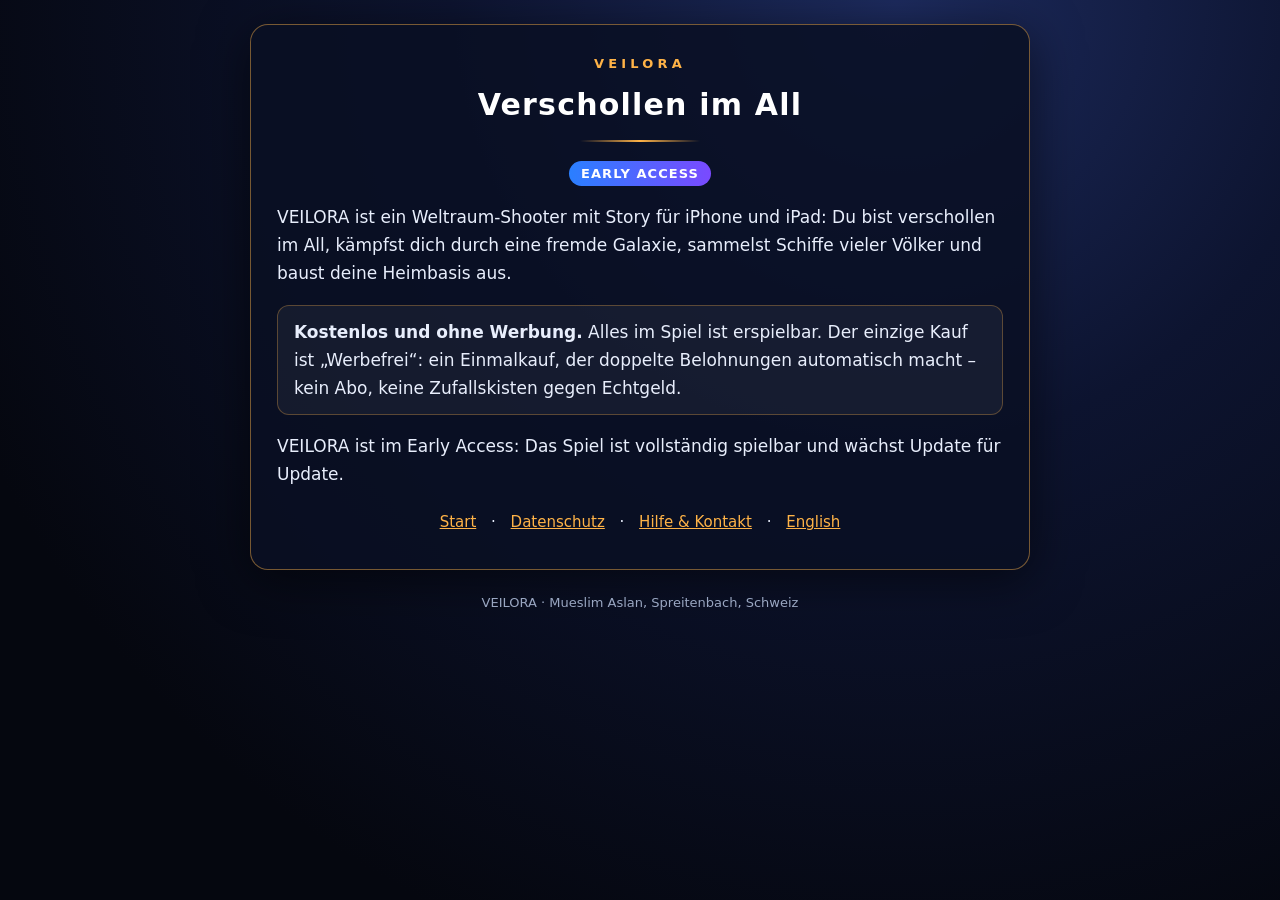
<file: index.html>
<!doctype html>
<html lang="de"><head><meta charset="utf-8"><meta name="viewport" content="width=device-width,initial-scale=1">
<title>VEILORA – Verschollen im All</title><meta name="description" content="VEILORA – Weltraum-Shooter für iPhone und iPad. Kostenlos, ohne Werbung, Early Access."><link rel="stylesheet" href="stil.css"></head>
<body><main><header><div class="ober">VEILORA</div><h1>Verschollen im All</h1><div class="linie"></div><span class="ea">EARLY ACCESS</span></header>
<p>VEILORA ist ein Weltraum-Shooter mit Story für iPhone und iPad: Du bist verschollen im All, kämpfst dich durch eine fremde Galaxie, sammelst Schiffe vieler Völker und baust deine Heimbasis aus.</p>
<div class="karte"><strong>Kostenlos und ohne Werbung.</strong> Alles im Spiel ist erspielbar. Der einzige Kauf ist „Werbefrei“: ein Einmalkauf, der doppelte Belohnungen automatisch macht – kein Abo, keine Zufallskisten gegen Echtgeld.</div>
<p>VEILORA ist im Early Access: Das Spiel ist vollständig spielbar und wächst Update für Update.</p>
<nav><a href="index.html">Start</a> · <a href="datenschutz.html">Datenschutz</a> · <a href="hilfe.html">Hilfe &amp; Kontakt</a> · <a href="en/index.html">English</a></nav></main><footer>VEILORA · Mueslim Aslan, Spreitenbach, Schweiz</footer></body></html>
</file>
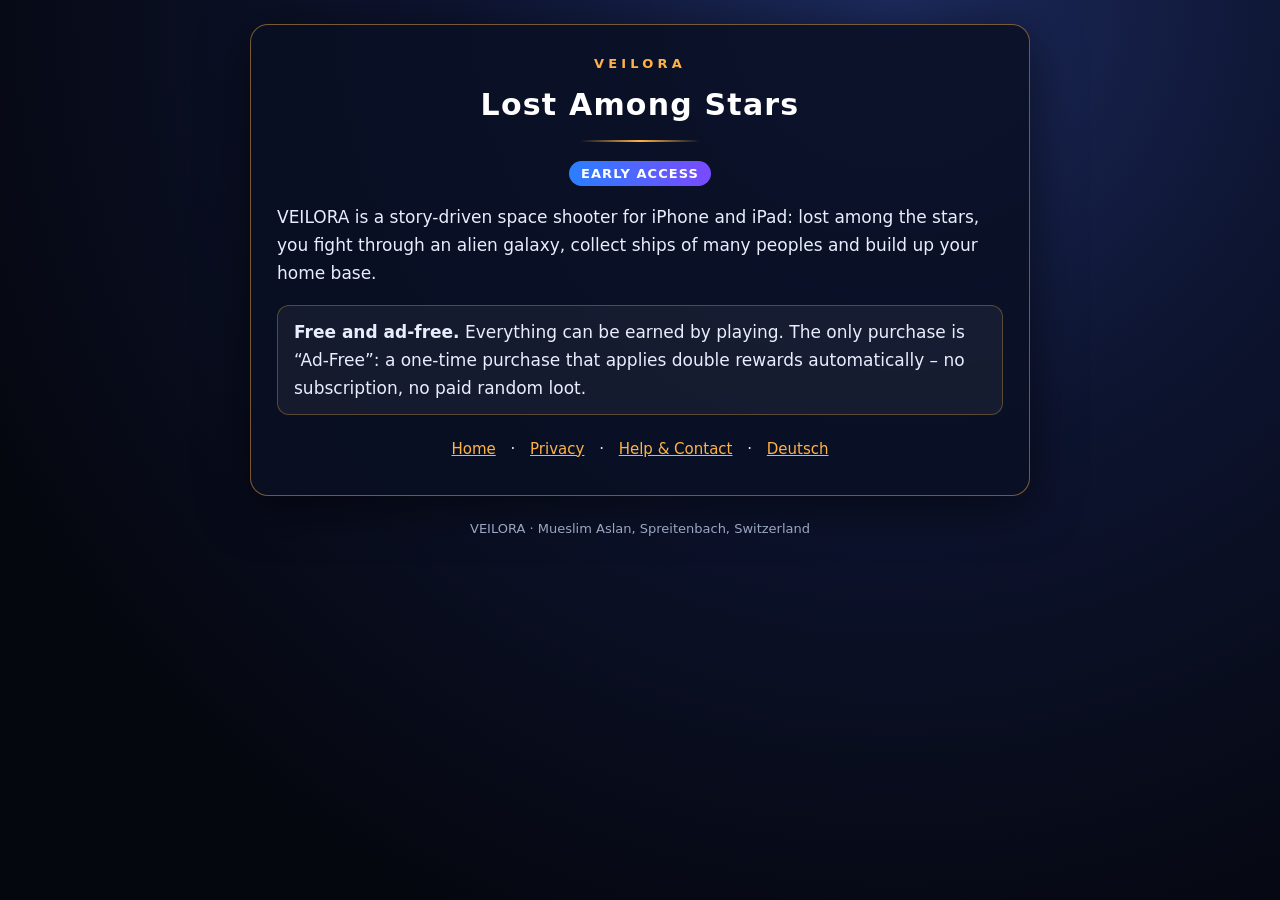
<file: en/index.html>
<!doctype html>
<html lang="en"><head><meta charset="utf-8"><meta name="viewport" content="width=device-width,initial-scale=1">
<title>VEILORA – Lost Among Stars</title><meta name="description" content="VEILORA – space shooter for iPhone and iPad. Free, no ads, Early Access."><link rel="stylesheet" href="../stil.css"></head>
<body><main><header><div class="ober">VEILORA</div><h1>Lost Among Stars</h1><div class="linie"></div><span class="ea">EARLY ACCESS</span></header>
<p>VEILORA is a story-driven space shooter for iPhone and iPad: lost among the stars, you fight through an alien galaxy, collect ships of many peoples and build up your home base.</p>
<div class="karte"><strong>Free and ad-free.</strong> Everything can be earned by playing. The only purchase is “Ad-Free”: a one-time purchase that applies double rewards automatically – no subscription, no paid random loot.</div>
<nav><a href="index.html">Home</a> · <a href="datenschutz.html">Privacy</a> · <a href="hilfe.html">Help &amp; Contact</a> · <a href="../index.html">Deutsch</a></nav></main><footer>VEILORA · Mueslim Aslan, Spreitenbach, Switzerland</footer></body></html>
</file>
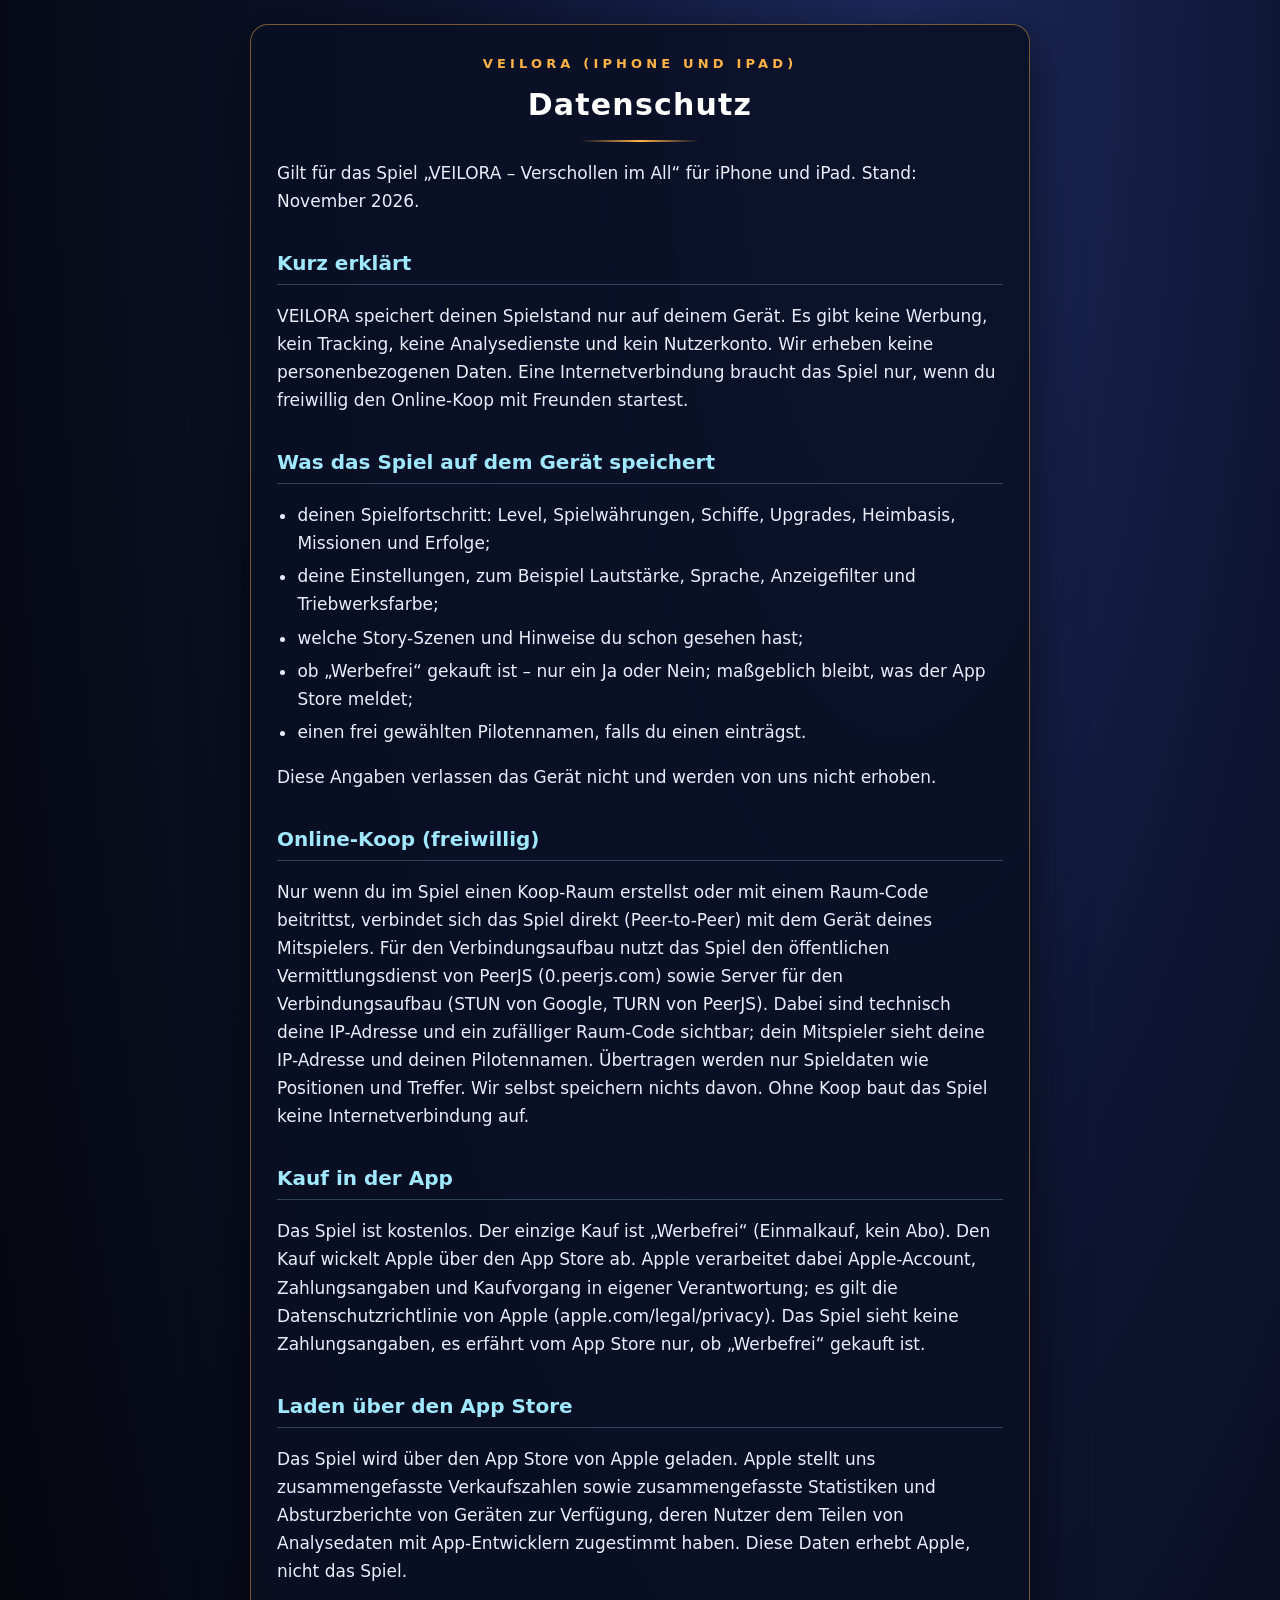
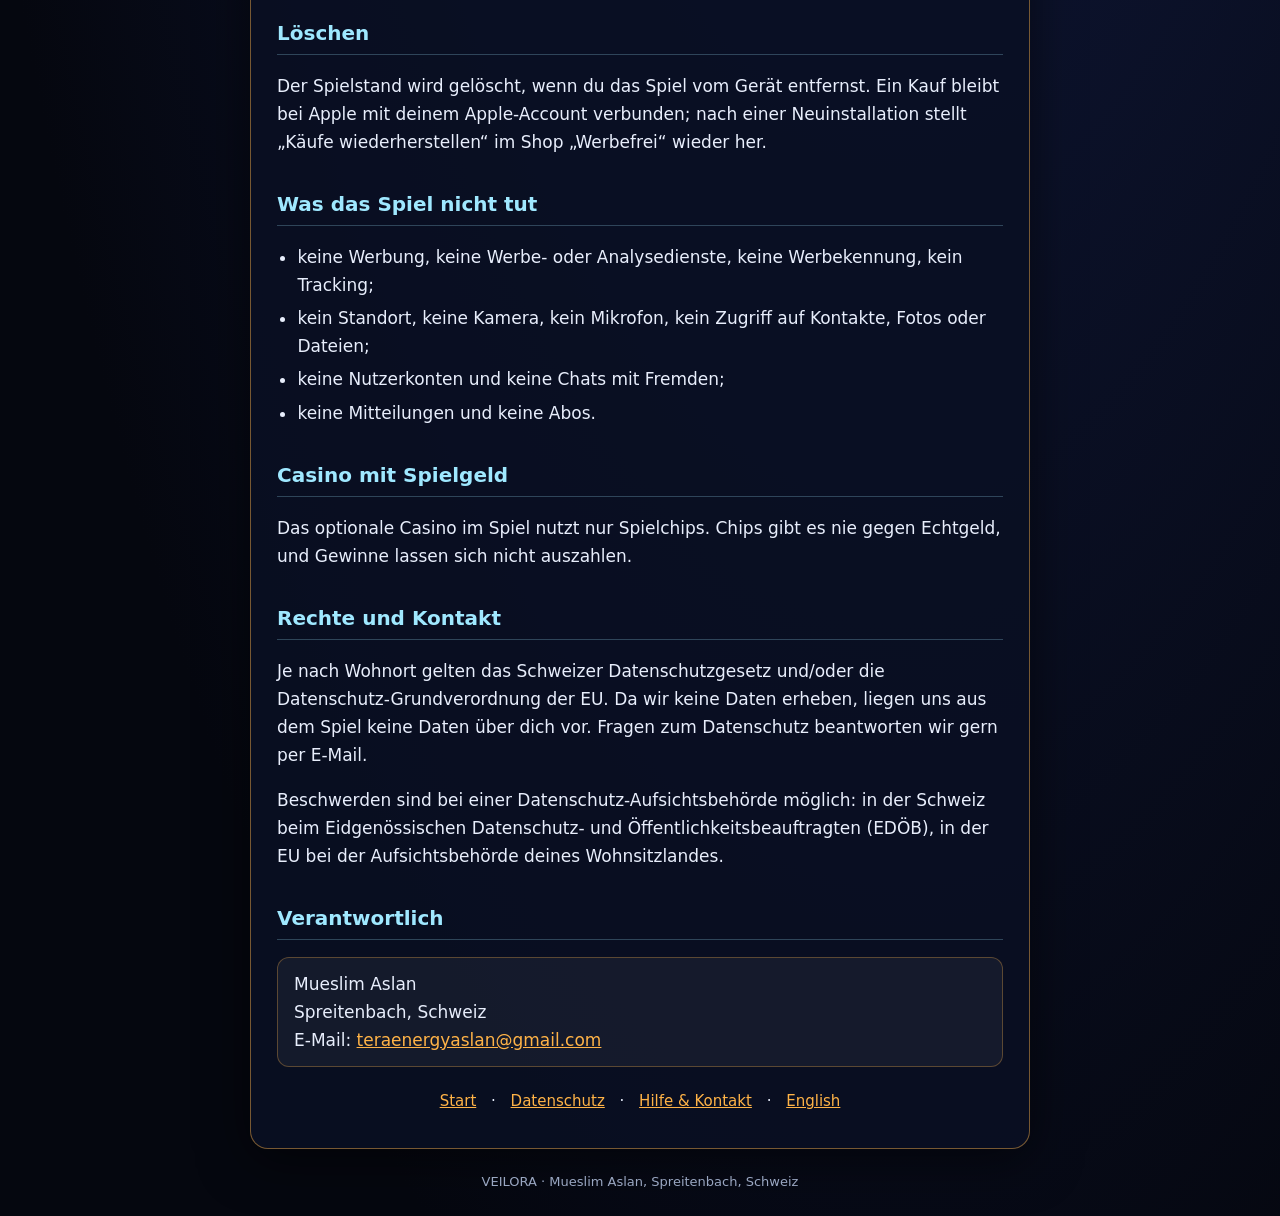
<file: datenschutz.html>
<!doctype html>
<html lang="de"><head><meta charset="utf-8"><meta name="viewport" content="width=device-width,initial-scale=1">
<title>Datenschutz – VEILORA</title><link rel="stylesheet" href="stil.css"></head>
<body><main><header><div class="ober">VEILORA (iPhone und iPad)</div><h1>Datenschutz</h1><div class="linie"></div></header>
<p>Gilt für das Spiel „VEILORA – Verschollen im All“ für iPhone und iPad. Stand: November 2026.</p>
<h2>Kurz erklärt</h2>
<p>VEILORA speichert deinen Spielstand nur auf deinem Gerät. Es gibt keine Werbung, kein Tracking, keine Analysedienste und kein Nutzerkonto. Wir erheben keine personenbezogenen Daten. Eine Internetverbindung braucht das Spiel nur, wenn du freiwillig den Online-Koop mit Freunden startest.</p>
<h2>Was das Spiel auf dem Gerät speichert</h2>
<ul>
<li>deinen Spielfortschritt: Level, Spielwährungen, Schiffe, Upgrades, Heimbasis, Missionen und Erfolge;</li>
<li>deine Einstellungen, zum Beispiel Lautstärke, Sprache, Anzeigefilter und Triebwerksfarbe;</li>
<li>welche Story-Szenen und Hinweise du schon gesehen hast;</li>
<li>ob „Werbefrei“ gekauft ist – nur ein Ja oder Nein; maßgeblich bleibt, was der App Store meldet;</li>
<li>einen frei gewählten Pilotennamen, falls du einen einträgst.</li>
</ul>
<p>Diese Angaben verlassen das Gerät nicht und werden von uns nicht erhoben.</p>
<h2>Online-Koop (freiwillig)</h2>
<p>Nur wenn du im Spiel einen Koop-Raum erstellst oder mit einem Raum-Code beitrittst, verbindet sich das Spiel direkt (Peer-to-Peer) mit dem Gerät deines Mitspielers. Für den Verbindungsaufbau nutzt das Spiel den öffentlichen Vermittlungsdienst von PeerJS (0.peerjs.com) sowie Server für den Verbindungsaufbau (STUN von Google, TURN von PeerJS). Dabei sind technisch deine IP-Adresse und ein zufälliger Raum-Code sichtbar; dein Mitspieler sieht deine IP-Adresse und deinen Pilotennamen. Übertragen werden nur Spieldaten wie Positionen und Treffer. Wir selbst speichern nichts davon. Ohne Koop baut das Spiel keine Internetverbindung auf.</p>
<h2>Kauf in der App</h2>
<p>Das Spiel ist kostenlos. Der einzige Kauf ist „Werbefrei“ (Einmalkauf, kein Abo). Den Kauf wickelt Apple über den App Store ab. Apple verarbeitet dabei Apple-Account, Zahlungsangaben und Kaufvorgang in eigener Verantwortung; es gilt die Datenschutzrichtlinie von Apple (apple.com/legal/privacy). Das Spiel sieht keine Zahlungsangaben, es erfährt vom App Store nur, ob „Werbefrei“ gekauft ist.</p>
<h2>Laden über den App Store</h2>
<p>Das Spiel wird über den App Store von Apple geladen. Apple stellt uns zusammengefasste Verkaufszahlen sowie zusammengefasste Statistiken und Absturzberichte von Geräten zur Verfügung, deren Nutzer dem Teilen von Analysedaten mit App-Entwicklern zugestimmt haben. Diese Daten erhebt Apple, nicht das Spiel.</p>
<h2>Löschen</h2>
<p>Der Spielstand wird gelöscht, wenn du das Spiel vom Gerät entfernst. Ein Kauf bleibt bei Apple mit deinem Apple-Account verbunden; nach einer Neuinstallation stellt „Käufe wiederherstellen“ im Shop „Werbefrei“ wieder her.</p>
<h2>Was das Spiel nicht tut</h2>
<ul>
<li>keine Werbung, keine Werbe- oder Analysedienste, keine Werbekennung, kein Tracking;</li>
<li>kein Standort, keine Kamera, kein Mikrofon, kein Zugriff auf Kontakte, Fotos oder Dateien;</li>
<li>keine Nutzerkonten und keine Chats mit Fremden;</li>
<li>keine Mitteilungen und keine Abos.</li>
</ul>
<h2>Casino mit Spielgeld</h2>
<p>Das optionale Casino im Spiel nutzt nur Spielchips. Chips gibt es nie gegen Echtgeld, und Gewinne lassen sich nicht auszahlen.</p>
<h2>Rechte und Kontakt</h2>
<p>Je nach Wohnort gelten das Schweizer Datenschutzgesetz und/oder die Datenschutz-Grundverordnung der EU. Da wir keine Daten erheben, liegen uns aus dem Spiel keine Daten über dich vor. Fragen zum Datenschutz beantworten wir gern per E-Mail.</p>
<p>Beschwerden sind bei einer Datenschutz-Aufsichtsbehörde möglich: in der Schweiz beim Eidgenössischen Datenschutz- und Öffentlichkeitsbeauftragten (EDÖB), in der EU bei der Aufsichtsbehörde deines Wohnsitzlandes.</p>
<h2>Verantwortlich</h2><div class="karte">Mueslim Aslan<br>Spreitenbach, Schweiz<br>E-Mail: <a href="mailto:teraenergyaslan@gmail.com">teraenergyaslan@gmail.com</a></div>
<nav><a href="index.html">Start</a> · <a href="datenschutz.html">Datenschutz</a> · <a href="hilfe.html">Hilfe &amp; Kontakt</a> · <a href="en/datenschutz.html">English</a></nav></main><footer>VEILORA · Mueslim Aslan, Spreitenbach, Schweiz</footer></body></html>
</file>
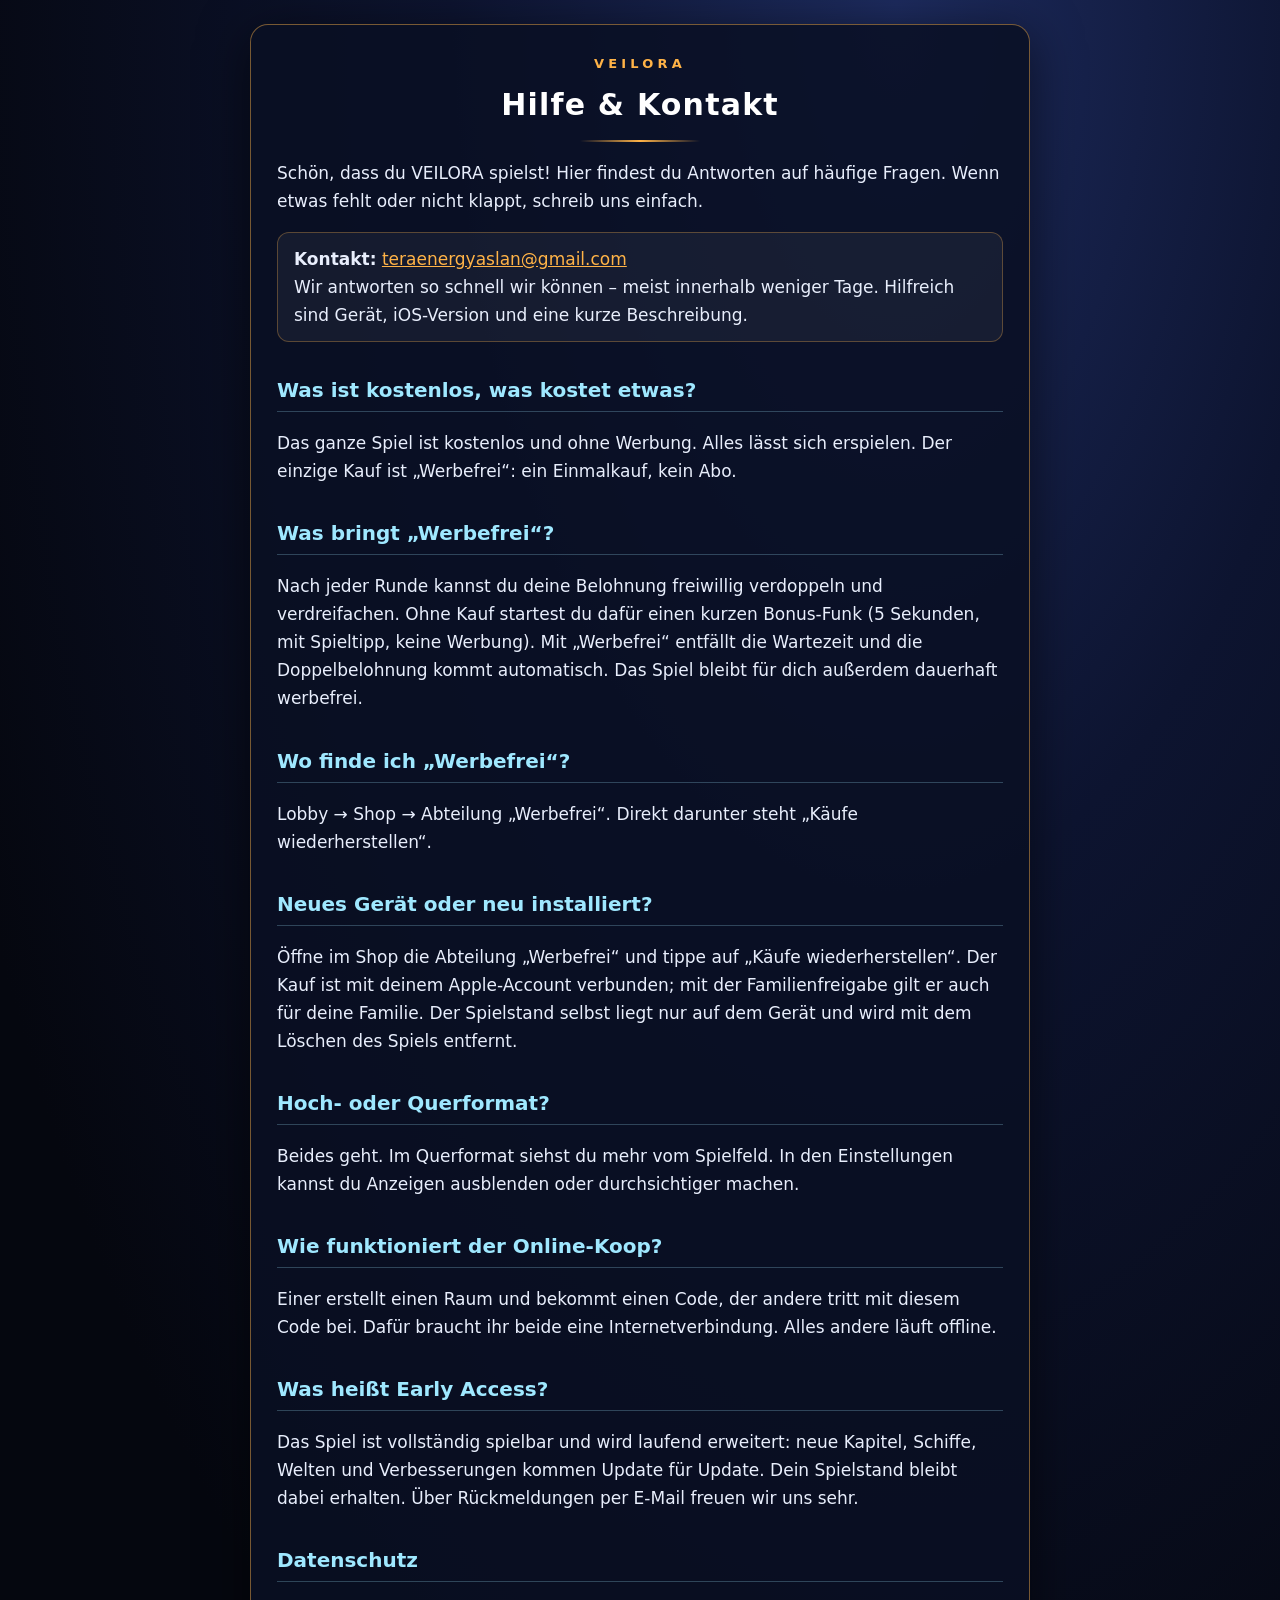
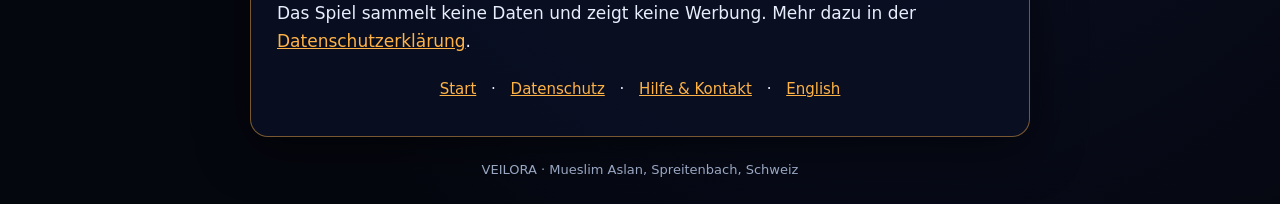
<file: hilfe.html>
<!doctype html>
<html lang="de"><head><meta charset="utf-8"><meta name="viewport" content="width=device-width,initial-scale=1">
<title>Hilfe &amp; Kontakt – VEILORA</title><link rel="stylesheet" href="stil.css"></head>
<body><main><header><div class="ober">VEILORA</div><h1>Hilfe &amp; Kontakt</h1><div class="linie"></div></header>
<p>Schön, dass du VEILORA spielst! Hier findest du Antworten auf häufige Fragen. Wenn etwas fehlt oder nicht klappt, schreib uns einfach.</p>
<div class="karte"><strong>Kontakt:</strong> <a href="mailto:teraenergyaslan@gmail.com">teraenergyaslan@gmail.com</a><br>Wir antworten so schnell wir können – meist innerhalb weniger Tage. Hilfreich sind Gerät, iOS-Version und eine kurze Beschreibung.</div>
<h2>Was ist kostenlos, was kostet etwas?</h2><p>Das ganze Spiel ist kostenlos und ohne Werbung. Alles lässt sich erspielen. Der einzige Kauf ist „Werbefrei“: ein Einmalkauf, kein Abo.</p>
<h2>Was bringt „Werbefrei“?</h2><p>Nach jeder Runde kannst du deine Belohnung freiwillig verdoppeln und verdreifachen. Ohne Kauf startest du dafür einen kurzen Bonus-Funk (5 Sekunden, mit Spieltipp, keine Werbung). Mit „Werbefrei“ entfällt die Wartezeit und die Doppelbelohnung kommt automatisch. Das Spiel bleibt für dich außerdem dauerhaft werbefrei.</p>
<h2>Wo finde ich „Werbefrei“?</h2><p>Lobby → Shop → Abteilung „Werbefrei“. Direkt darunter steht „Käufe wiederherstellen“.</p>
<h2>Neues Gerät oder neu installiert?</h2><p>Öffne im Shop die Abteilung „Werbefrei“ und tippe auf „Käufe wiederherstellen“. Der Kauf ist mit deinem Apple-Account verbunden; mit der Familienfreigabe gilt er auch für deine Familie. Der Spielstand selbst liegt nur auf dem Gerät und wird mit dem Löschen des Spiels entfernt.</p>
<h2>Hoch- oder Querformat?</h2><p>Beides geht. Im Querformat siehst du mehr vom Spielfeld. In den Einstellungen kannst du Anzeigen ausblenden oder durchsichtiger machen.</p>
<h2>Wie funktioniert der Online-Koop?</h2><p>Einer erstellt einen Raum und bekommt einen Code, der andere tritt mit diesem Code bei. Dafür braucht ihr beide eine Internetverbindung. Alles andere läuft offline.</p>
<h2>Was heißt Early Access?</h2><p>Das Spiel ist vollständig spielbar und wird laufend erweitert: neue Kapitel, Schiffe, Welten und Verbesserungen kommen Update für Update. Dein Spielstand bleibt dabei erhalten. Über Rückmeldungen per E-Mail freuen wir uns sehr.</p>
<h2>Datenschutz</h2><p>Das Spiel sammelt keine Daten und zeigt keine Werbung. Mehr dazu in der <a href="datenschutz.html">Datenschutzerklärung</a>.</p>
<nav><a href="index.html">Start</a> · <a href="datenschutz.html">Datenschutz</a> · <a href="hilfe.html">Hilfe &amp; Kontakt</a> · <a href="en/hilfe.html">English</a></nav></main><footer>VEILORA · Mueslim Aslan, Spreitenbach, Schweiz</footer></body></html>
</file>
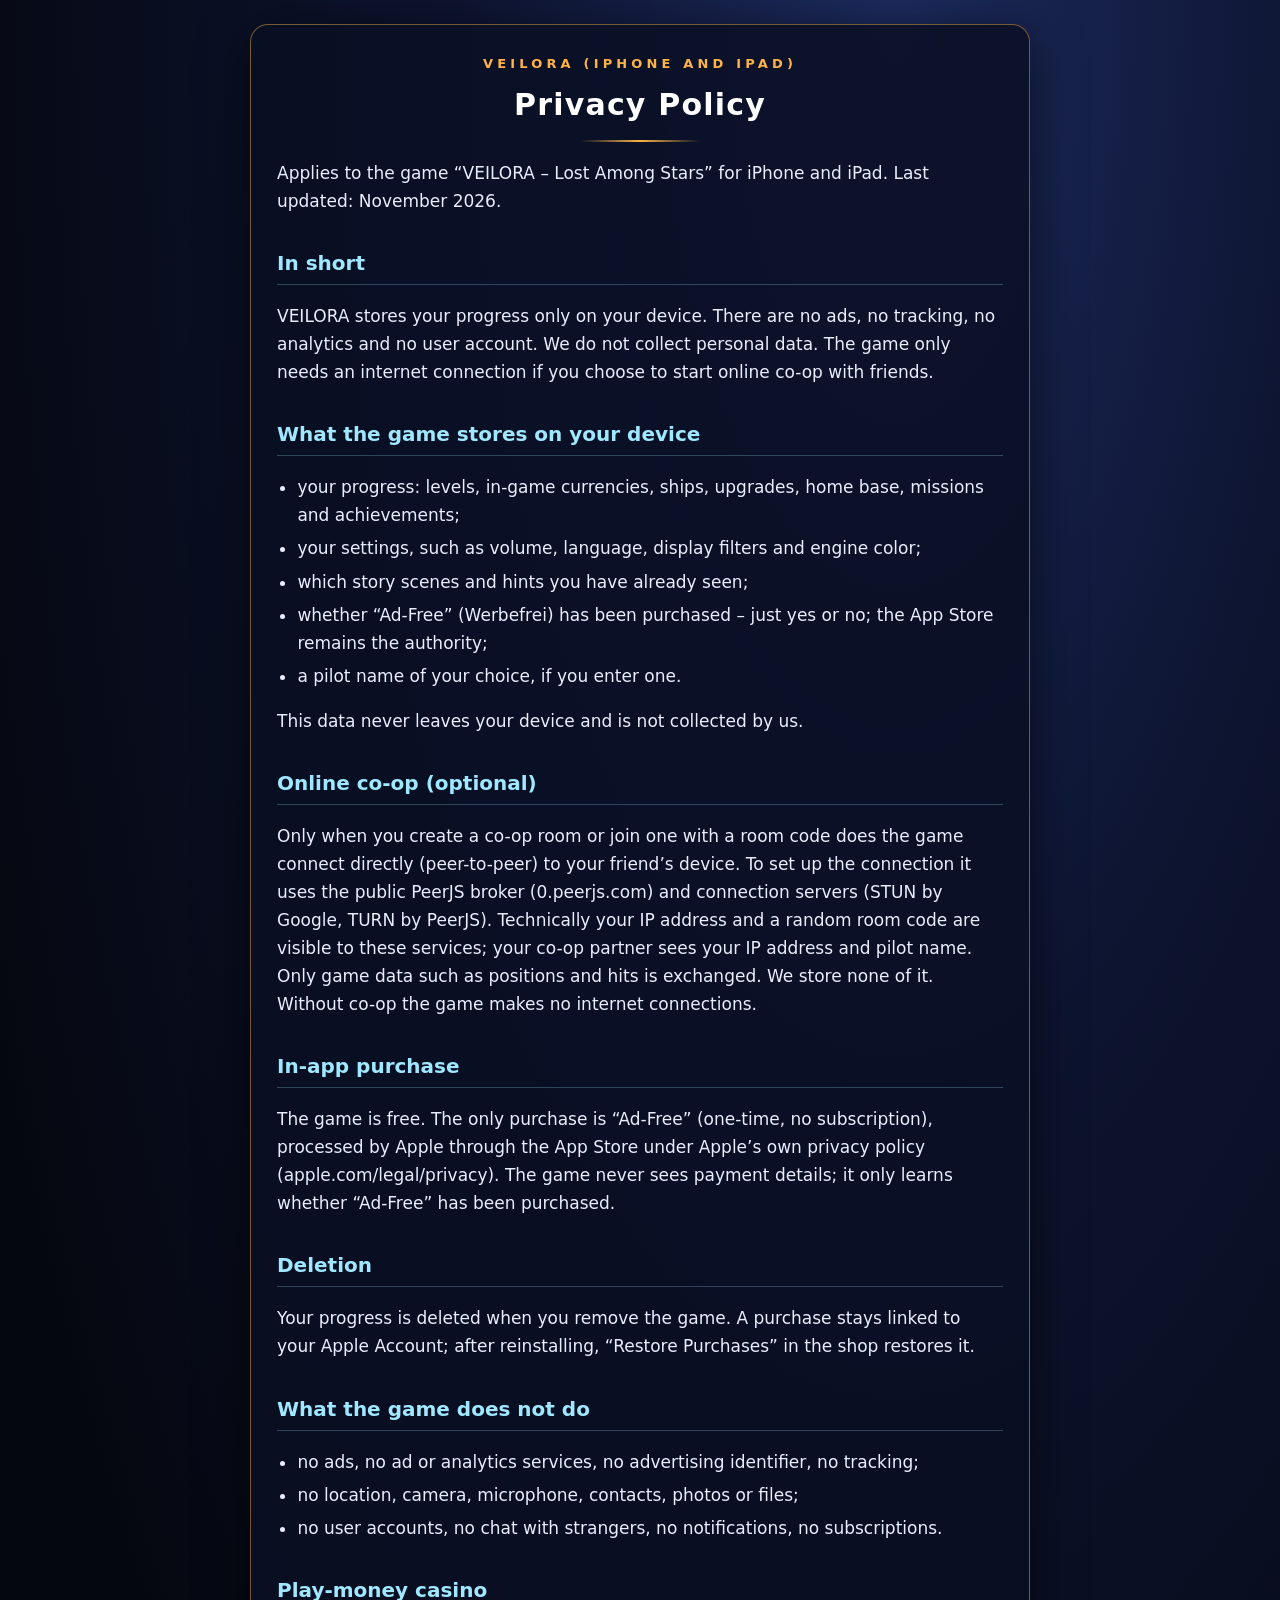
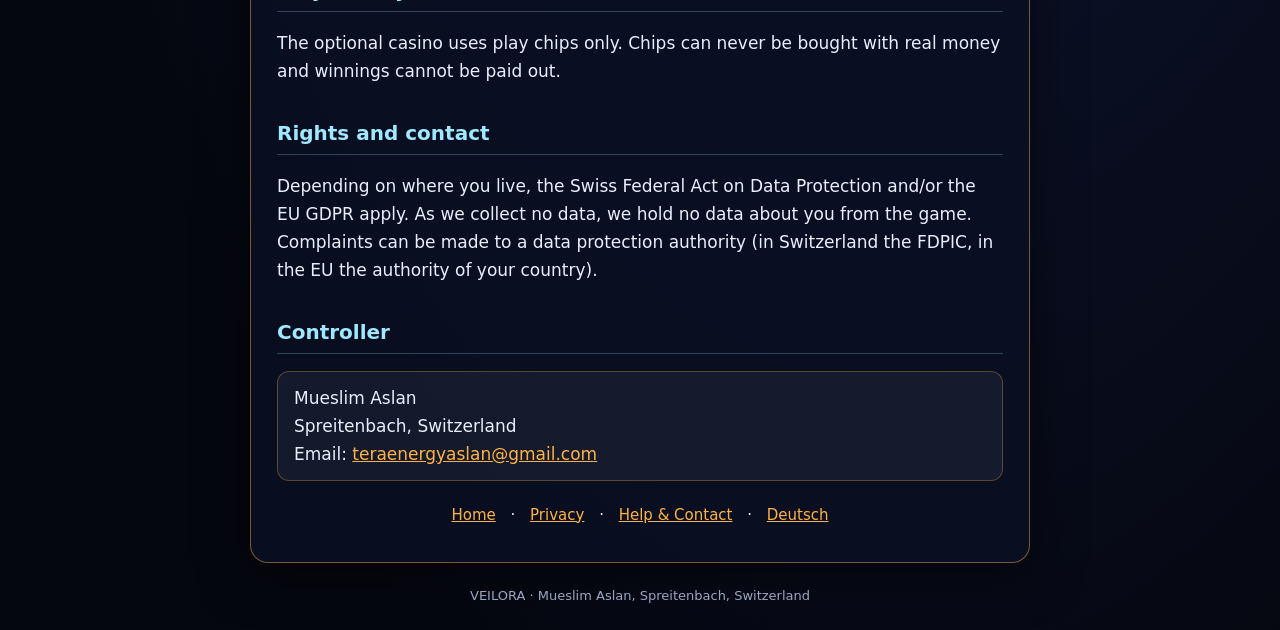
<file: en/datenschutz.html>
<!doctype html>
<html lang="en"><head><meta charset="utf-8"><meta name="viewport" content="width=device-width,initial-scale=1">
<title>Privacy – VEILORA</title><link rel="stylesheet" href="../stil.css"></head>
<body><main><header><div class="ober">VEILORA (iPhone and iPad)</div><h1>Privacy Policy</h1><div class="linie"></div></header>
<p>Applies to the game “VEILORA – Lost Among Stars” for iPhone and iPad. Last updated: November 2026.</p>
<h2>In short</h2>
<p>VEILORA stores your progress only on your device. There are no ads, no tracking, no analytics and no user account. We do not collect personal data. The game only needs an internet connection if you choose to start online co-op with friends.</p>
<h2>What the game stores on your device</h2>
<ul><li>your progress: levels, in-game currencies, ships, upgrades, home base, missions and achievements;</li>
<li>your settings, such as volume, language, display filters and engine color;</li>
<li>which story scenes and hints you have already seen;</li>
<li>whether “Ad-Free” (Werbefrei) has been purchased – just yes or no; the App Store remains the authority;</li>
<li>a pilot name of your choice, if you enter one.</li></ul>
<p>This data never leaves your device and is not collected by us.</p>
<h2>Online co-op (optional)</h2>
<p>Only when you create a co-op room or join one with a room code does the game connect directly (peer-to-peer) to your friend’s device. To set up the connection it uses the public PeerJS broker (0.peerjs.com) and connection servers (STUN by Google, TURN by PeerJS). Technically your IP address and a random room code are visible to these services; your co-op partner sees your IP address and pilot name. Only game data such as positions and hits is exchanged. We store none of it. Without co-op the game makes no internet connections.</p>
<h2>In-app purchase</h2>
<p>The game is free. The only purchase is “Ad-Free” (one-time, no subscription), processed by Apple through the App Store under Apple’s own privacy policy (apple.com/legal/privacy). The game never sees payment details; it only learns whether “Ad-Free” has been purchased.</p>
<h2>Deletion</h2>
<p>Your progress is deleted when you remove the game. A purchase stays linked to your Apple Account; after reinstalling, “Restore Purchases” in the shop restores it.</p>
<h2>What the game does not do</h2>
<ul><li>no ads, no ad or analytics services, no advertising identifier, no tracking;</li>
<li>no location, camera, microphone, contacts, photos or files;</li>
<li>no user accounts, no chat with strangers, no notifications, no subscriptions.</li></ul>
<h2>Play-money casino</h2><p>The optional casino uses play chips only. Chips can never be bought with real money and winnings cannot be paid out.</p>
<h2>Rights and contact</h2>
<p>Depending on where you live, the Swiss Federal Act on Data Protection and/or the EU GDPR apply. As we collect no data, we hold no data about you from the game. Complaints can be made to a data protection authority (in Switzerland the FDPIC, in the EU the authority of your country).</p>
<h2>Controller</h2><div class="karte">Mueslim Aslan<br>Spreitenbach, Switzerland<br>Email: <a href="mailto:teraenergyaslan@gmail.com">teraenergyaslan@gmail.com</a></div>
<nav><a href="index.html">Home</a> · <a href="datenschutz.html">Privacy</a> · <a href="hilfe.html">Help &amp; Contact</a> · <a href="../datenschutz.html">Deutsch</a></nav></main><footer>VEILORA · Mueslim Aslan, Spreitenbach, Switzerland</footer></body></html>
</file>
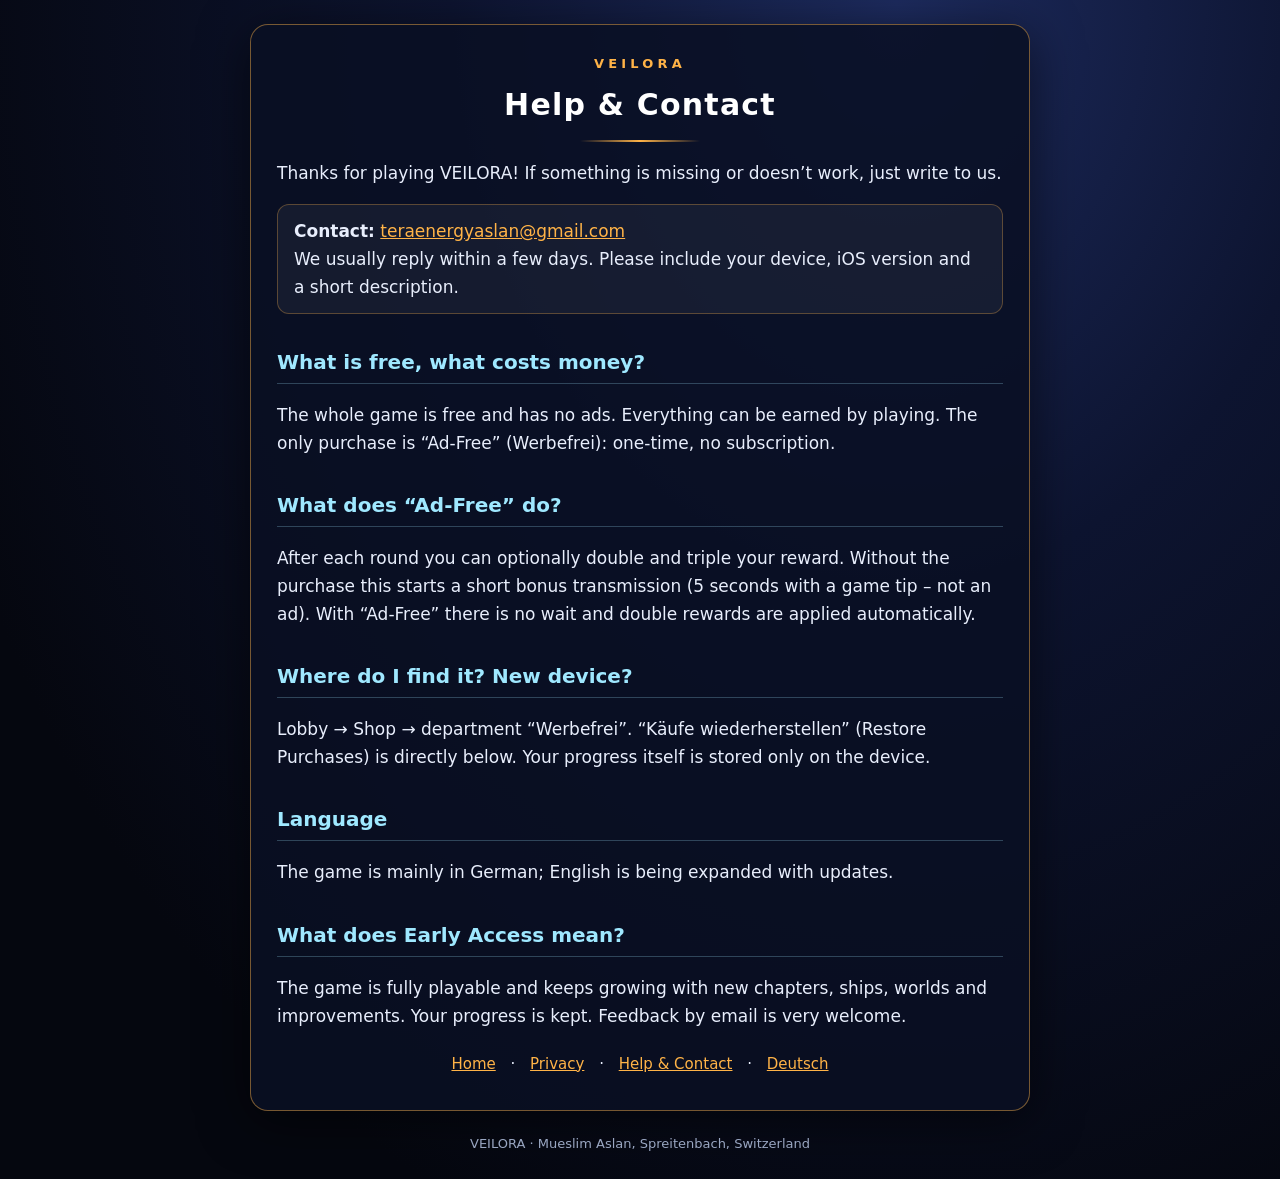
<file: en/hilfe.html>
<!doctype html>
<html lang="en"><head><meta charset="utf-8"><meta name="viewport" content="width=device-width,initial-scale=1">
<title>Help &amp; Contact – VEILORA</title><link rel="stylesheet" href="../stil.css"></head>
<body><main><header><div class="ober">VEILORA</div><h1>Help &amp; Contact</h1><div class="linie"></div></header>
<p>Thanks for playing VEILORA! If something is missing or doesn’t work, just write to us.</p>
<div class="karte"><strong>Contact:</strong> <a href="mailto:teraenergyaslan@gmail.com">teraenergyaslan@gmail.com</a><br>We usually reply within a few days. Please include your device, iOS version and a short description.</div>
<h2>What is free, what costs money?</h2><p>The whole game is free and has no ads. Everything can be earned by playing. The only purchase is “Ad-Free” (Werbefrei): one-time, no subscription.</p>
<h2>What does “Ad-Free” do?</h2><p>After each round you can optionally double and triple your reward. Without the purchase this starts a short bonus transmission (5 seconds with a game tip – not an ad). With “Ad-Free” there is no wait and double rewards are applied automatically.</p>
<h2>Where do I find it? New device?</h2><p>Lobby → Shop → department “Werbefrei”. “Käufe wiederherstellen” (Restore Purchases) is directly below. Your progress itself is stored only on the device.</p>
<h2>Language</h2><p>The game is mainly in German; English is being expanded with updates.</p>
<h2>What does Early Access mean?</h2><p>The game is fully playable and keeps growing with new chapters, ships, worlds and improvements. Your progress is kept. Feedback by email is very welcome.</p>
<nav><a href="index.html">Home</a> · <a href="datenschutz.html">Privacy</a> · <a href="hilfe.html">Help &amp; Contact</a> · <a href="../hilfe.html">Deutsch</a></nav></main><footer>VEILORA · Mueslim Aslan, Spreitenbach, Switzerland</footer></body></html>
</file>
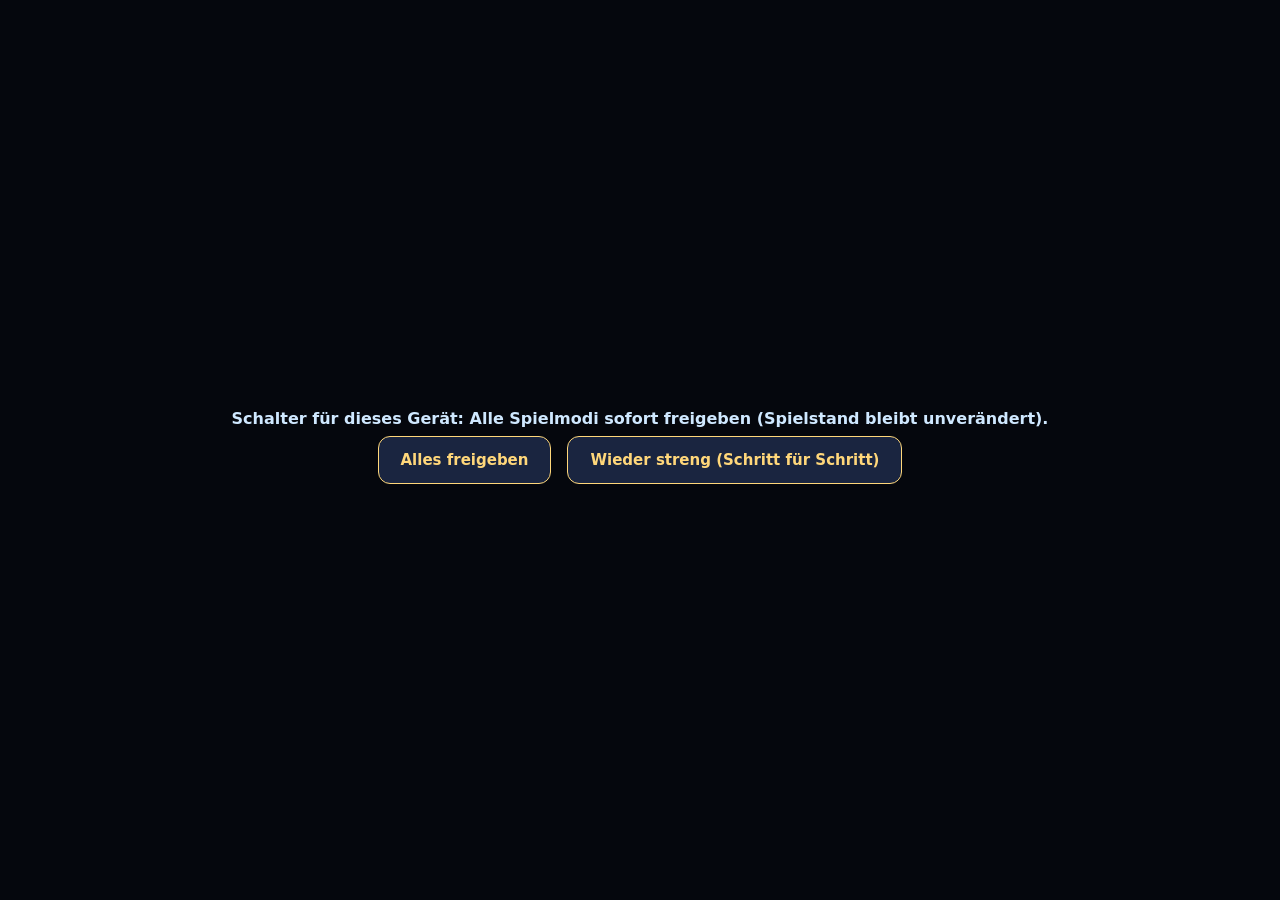
<file: spiel/alles-frei.html>
<!doctype html><html lang="de"><head><meta charset="utf-8"><title>VEILORA alles frei</title><meta name="viewport" content="width=device-width,initial-scale=1">
<style>html,body{margin:0;height:100%;background:#05070d;color:#cfe8ff;font:600 16px system-ui,sans-serif;display:flex;align-items:center;justify-content:center;text-align:center;padding:16px;box-sizing:border-box}button{margin:8px;padding:14px 22px;border-radius:12px;border:1px solid #ffd77a;background:#1a2540;color:#ffd77a;font:700 15px system-ui,sans-serif}</style></head>
<body><div><div id="t">Schalter für dieses Gerät: Alle Spielmodi sofort freigeben (Spielstand bleibt unverändert).</div>
<button onclick="s(1)">Alles freigeben</button><button onclick="s(0)">Wieder streng (Schritt für Schritt)</button></div>
<script>function s(v){try{if(v)localStorage.setItem('sw_alles_frei','1');else localStorage.removeItem('sw_alles_frei');
document.getElementById('t').textContent=v?'Alles freigegeben. Das Spiel startet …':'Wieder Schritt für Schritt. Das Spiel startet …';setTimeout(function(){location.replace('./')},900)}catch(e){document.getElementById('t').textContent='Fehler: '+e.message}}</script></body></html>
</file>
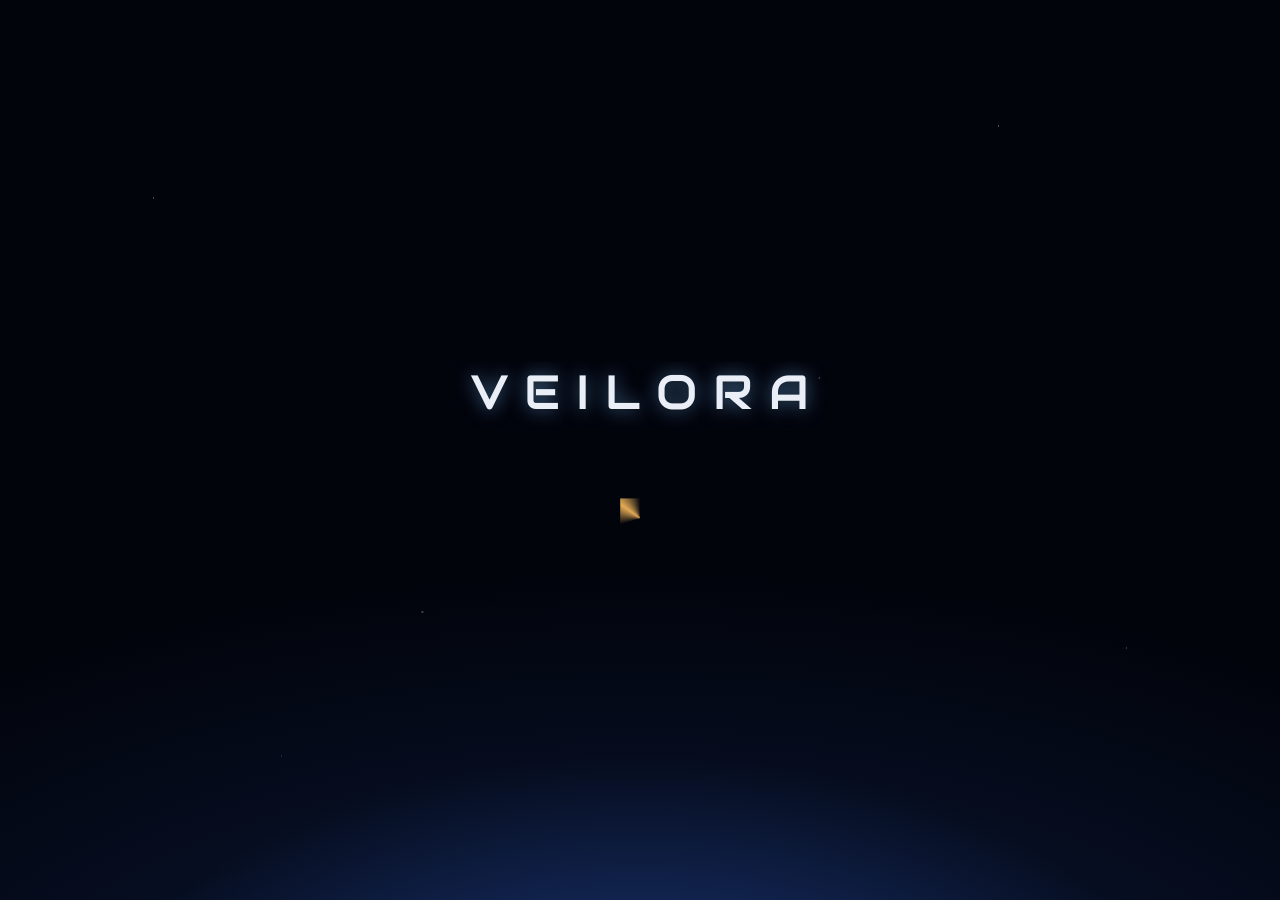
<file: spiel/neustart.html>
<!doctype html><html lang="de"><head><meta charset="utf-8"><title>VEILORA Neustart</title><meta name="viewport" content="width=device-width,initial-scale=1">
<style>html,body{margin:0;height:100%;background:#05070d;color:#cfe8ff;font:600 16px system-ui,sans-serif;display:flex;align-items:center;justify-content:center;text-align:center}</style></head>
<body><div id="t">Neuer Spielstand wird vorbereitet …</div>
<script>
/* Sichert den Spielstand dieses Browsers (localStorage-Schlüssel sw_save → sw_save_vor_neustart), löscht alle Spieldaten (sw_*) und startet das Spiel wie bei einem neuen Spieler.
   Läuft komplett ohne das Spiel, damit nichts den alten Stand vorher überschreibt. */
(function(){var t=document.getElementById('t'),n=0,gesichert='kein Spielstand vorhanden';
try{var v=localStorage.getItem('sw_save');if(v){localStorage.setItem('sw_save_vor_neustart',v);gesichert='alter Stand gesichert'}
 var ks=[];for(var i=0;i<localStorage.length;i++){var k=localStorage.key(i);if(/^sw_/.test(k)&&k!=='sw_save_vor_neustart')ks.push(k)}
 ks.forEach(function(k){localStorage.removeItem(k);n++});try{sessionStorage.clear()}catch(e){}
 t.textContent='Fertig: '+gesichert+', '+n+' Einträge geleert. Das Spiel startet neu …';
 setTimeout(function(){location.replace('./')},900)}
catch(e){t.textContent='Fehler: '+e.message}})();
</script></body></html>
</file>
<file: stil.css>
:root{--nacht:#05070f;--nacht2:#0d1430;--gold:#ffb347;--eis:#9fe8ff;--text:#e8eefc;--grau:#9aa7c2}
*{box-sizing:border-box}body{margin:0;background:radial-gradient(ellipse at 70% 0%,#1d2b5e 0%,var(--nacht2) 35%,var(--nacht) 80%);color:var(--text);font:17px/1.65 "Segoe UI",system-ui,-apple-system,sans-serif;padding:24px 16px;min-height:100vh}
main{max-width:780px;margin:0 auto;background:rgba(10,16,36,.86);border:1px solid rgba(255,179,71,.45);border-radius:18px;padding:28px 26px;box-shadow:0 10px 50px rgba(0,0,0,.55)}
header{text-align:center;margin-bottom:8px}header .ober{letter-spacing:.32em;font-size:13px;color:var(--gold);text-transform:uppercase;font-weight:700}
h1{font-size:30px;margin:.2em 0 .1em;color:#fff;letter-spacing:.04em}h2{font-size:20px;color:var(--eis);margin-top:1.6em;border-bottom:1px solid rgba(159,232,255,.25);padding-bottom:.2em}
a{color:var(--gold)}nav{text-align:center;margin:22px 0 6px;font-size:15px}nav a{margin:0 10px}
.linie{width:120px;height:2px;margin:10px auto 16px;background:linear-gradient(90deg,transparent,var(--gold),transparent)}footer{text-align:center;color:var(--grau);font-size:13px;margin-top:22px}
ul{padding-left:1.2em}li{margin:.3em 0}.karte{background:rgba(255,255,255,.05);border:1px solid rgba(255,179,71,.3);border-radius:12px;padding:12px 16px;margin:12px 0}
.ea{display:inline-block;background:linear-gradient(90deg,#2a7fff,#7a4aff);color:#fff;border-radius:99px;padding:2px 12px;font-size:13px;font-weight:700;letter-spacing:.08em}
</file>
